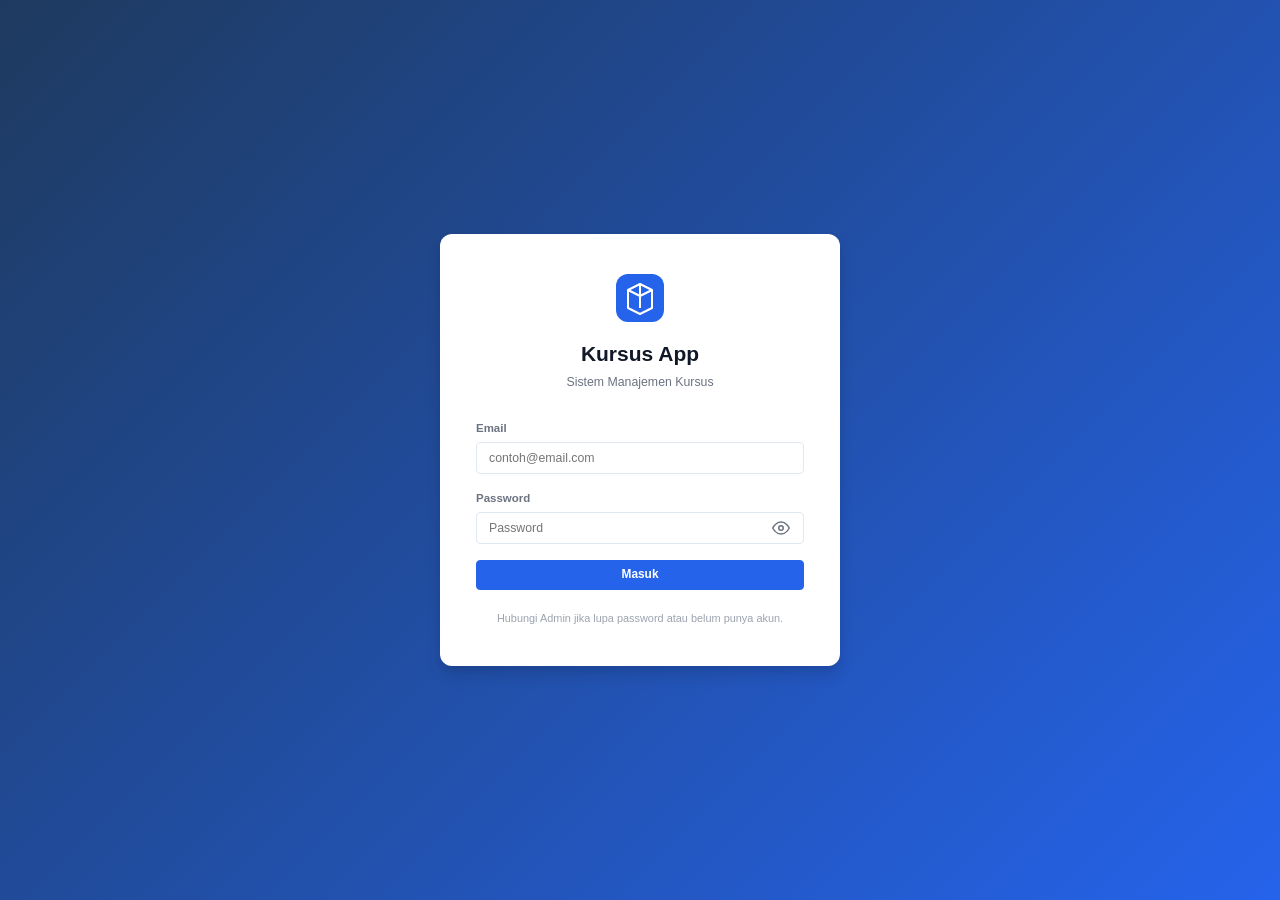
<file: index.html>
<!DOCTYPE html>
<html lang="id">
<head>
  <meta charset="UTF-8">
  <meta name="viewport" content="width=device-width, initial-scale=1.0">
  <title>Kursus App — Login</title>
  <link rel="stylesheet" href="css/main.css">
  <link rel="stylesheet" href="css/components.css">
</head>
<body class="login-page">

  <div class="login-container">
    <div class="login-card">
      <div class="login-logo">
        <svg width="48" height="48" viewBox="0 0 48 48" fill="none" xmlns="http://www.w3.org/2000/svg">
          <rect width="48" height="48" rx="12" fill="#2563eb"/>
          <path d="M12 34V16l12-6 12 6v18l-12 6-12-6z" stroke="white" stroke-width="2" stroke-linejoin="round" fill="none"/>
          <path d="M24 10v24M12 16l12 6 12-6" stroke="white" stroke-width="2" stroke-linejoin="round"/>
        </svg>
      </div>
      <h1 class="login-title">Kursus App</h1>
      <p class="login-subtitle">Sistem Manajemen Kursus</p>

      <form id="login-form" class="login-form">
        <div class="form-group">
          <label for="email">Email</label>
          <input
            type="email"
            id="email"
            name="email"
            placeholder="contoh@email.com"
            autocomplete="email"
            required
          >
        </div>

        <div class="form-group">
          <label for="password">Password</label>
          <div class="input-with-icon">
            <input
              type="password"
              id="password"
              name="password"
              placeholder="Password"
              autocomplete="current-password"
              required
            >
            <button type="button" class="toggle-password" onclick="togglePassword()" title="Tampilkan/sembunyikan password">
              <svg id="eye-icon" width="18" height="18" viewBox="0 0 24 24" fill="none" stroke="currentColor" stroke-width="2">
                <path d="M1 12s4-8 11-8 11 8 11 8-4 8-11 8-11-8-11-8z"/>
                <circle cx="12" cy="12" r="3"/>
              </svg>
            </button>
          </div>
        </div>

        <div id="login-error" class="alert alert-danger hidden"></div>

        <button type="submit" id="login-btn" class="btn btn-primary btn-block">
          Masuk
        </button>
      </form>

      <p class="login-footer">
        Hubungi Admin jika lupa password atau belum punya akun.
      </p>
    </div>
  </div>

  <script src="js/config.js"></script>
  <script src="js/api.js"></script>
  <script src="js/auth.js"></script>
  <script>
    // Redirect if already logged in
    document.addEventListener('DOMContentLoaded', () => {
      if (Auth.isLoggedIn()) {
        const user = Auth.getUser();
        const redirectMap = { admin: 'admin.html', pengajar: 'teacher.html', siswa: 'student.html' };
        window.location.href = redirectMap[user.role] || 'index.html';
      }
    });

    document.getElementById('login-form').addEventListener('submit', async (e) => {
      e.preventDefault();
      const btn = document.getElementById('login-btn');
      const errorEl = document.getElementById('login-error');

      errorEl.classList.add('hidden');
      errorEl.textContent = '';
      UI.setButtonLoading(btn, true);

      const email = document.getElementById('email').value.trim();
      const password = document.getElementById('password').value;

      try {
        const result = await Auth.login(email, password);
        if (result && !result.success) {
          errorEl.textContent = result.error || 'Login gagal';
          errorEl.classList.remove('hidden');
        }
      } catch (err) {
        errorEl.textContent = 'Tidak dapat terhubung ke server. Periksa koneksi internet Anda.';
        errorEl.classList.remove('hidden');
      } finally {
        UI.setButtonLoading(btn, false);
      }
    });

    function togglePassword() {
      const input = document.getElementById('password');
      const icon = document.getElementById('eye-icon');
      if (input.type === 'password') {
        input.type = 'text';
        icon.innerHTML = '<path d="M17.94 17.94A10.07 10.07 0 0 1 12 20c-7 0-11-8-11-8a18.45 18.45 0 0 1 5.06-5.94M9.9 4.24A9.12 9.12 0 0 1 12 4c7 0 11 8 11 8a18.5 18.5 0 0 1-2.16 3.19m-6.72-1.07a3 3 0 1 1-4.24-4.24"/><line x1="1" y1="1" x2="23" y2="23"/>';
      } else {
        input.type = 'password';
        icon.innerHTML = '<path d="M1 12s4-8 11-8 11 8 11 8-4 8-11 8-11-8-11-8z"/><circle cx="12" cy="12" r="3"/>';
      }
    }
  </script>
</body>
</html>
</file>
<file: css/main.css>
/* ============================================================
   main.css — Global styles, layout, CSS variables
   ============================================================ */

/* ── Variables ─────────────────────────────────────────────── */
:root {
  --primary: #2563eb;
  --primary-dark: #1d4ed8;
  --primary-light: #dbeafe;
  --secondary: #64748b;
  --success: #16a34a;
  --success-light: #dcfce7;
  --danger: #dc2626;
  --danger-light: #fee2e2;
  --warning: #d97706;
  --warning-light: #fef3c7;
  --info: #0284c7;
  --info-light: #e0f2fe;

  --text-primary: #111827;
  --text-secondary: #6b7280;
  --text-muted: #9ca3af;

  --bg: #f1f5f9;
  --bg-card: #ffffff;
  --border: #e2e8f0;
  --border-light: #f1f5f9;

  --sidebar-width: 240px;
  --sidebar-bg: #1e293b;
  --sidebar-text: #cbd5e1;
  --sidebar-text-active: #ffffff;
  --sidebar-hover: #334155;
  --sidebar-active: #2563eb;

  --header-height: 60px;
  --radius: 8px;
  --radius-sm: 4px;
  --radius-lg: 12px;
  --shadow: 0 1px 3px rgba(0,0,0,0.1), 0 1px 2px rgba(0,0,0,0.06);
  --shadow-md: 0 4px 6px rgba(0,0,0,0.07), 0 2px 4px rgba(0,0,0,0.06);
  --shadow-lg: 0 10px 15px rgba(0,0,0,0.1), 0 4px 6px rgba(0,0,0,0.05);

  --font: -apple-system, BlinkMacSystemFont, 'Segoe UI', Roboto, sans-serif;
  --font-mono: 'Cascadia Code', 'Fira Code', monospace;
  --transition: 150ms ease;
}

/* ── Reset ──────────────────────────────────────────────────── */
*, *::before, *::after {
  box-sizing: border-box;
  margin: 0;
  padding: 0;
}

html {
  font-size: 14px;
  scroll-behavior: smooth;
}

body {
  font-family: var(--font);
  background: var(--bg);
  color: var(--text-primary);
  line-height: 1.5;
  -webkit-font-smoothing: antialiased;
}

a { color: var(--primary); text-decoration: none; }
a:hover { text-decoration: underline; }

img { max-width: 100%; display: block; }

button { cursor: pointer; font-family: inherit; }
input, select, textarea { font-family: inherit; }

/* ── App Layout (sidebar + main) ────────────────────────────── */
.app-layout {
  display: grid;
  grid-template-columns: var(--sidebar-width) 1fr;
  min-height: 100vh;
}

/* ── Sidebar ─────────────────────────────────────────────────── */
.sidebar {
  background: var(--sidebar-bg);
  color: var(--sidebar-text);
  position: sticky;
  top: 0;
  height: 100vh;
  display: flex;
  flex-direction: column;
  overflow-y: auto;
  overflow-x: hidden;
  z-index: 100;
}

.sidebar-brand {
  display: flex;
  align-items: center;
  gap: 10px;
  padding: 20px 20px 16px;
  border-bottom: 1px solid rgba(255,255,255,0.08);
}

.sidebar-brand-icon {
  width: 32px;
  height: 32px;
  background: var(--primary);
  border-radius: var(--radius-sm);
  display: flex;
  align-items: center;
  justify-content: center;
  flex-shrink: 0;
}

.sidebar-brand-name {
  font-size: 1.05rem;
  font-weight: 700;
  color: white;
  white-space: nowrap;
}

.sidebar-nav {
  flex: 1;
  padding: 12px 10px;
}

.nav-section-label {
  font-size: 0.7rem;
  font-weight: 600;
  text-transform: uppercase;
  letter-spacing: 0.08em;
  color: var(--text-muted);
  padding: 16px 10px 6px;
}

.nav-item {
  display: flex;
  align-items: center;
  gap: 10px;
  padding: 9px 12px;
  border-radius: var(--radius-sm);
  color: var(--sidebar-text);
  text-decoration: none;
  font-size: 0.9rem;
  font-weight: 500;
  transition: background var(--transition), color var(--transition);
  cursor: pointer;
  border: none;
  background: none;
  width: 100%;
  text-align: left;
  white-space: nowrap;
}

.nav-item:hover {
  background: var(--sidebar-hover);
  color: white;
  text-decoration: none;
}

.nav-item.active {
  background: var(--primary);
  color: white;
}

.nav-item svg {
  flex-shrink: 0;
  opacity: 0.8;
}

.nav-item.active svg,
.nav-item:hover svg {
  opacity: 1;
}

.sidebar-footer {
  padding: 16px 20px;
  border-top: 1px solid rgba(255,255,255,0.08);
}

.sidebar-user {
  display: flex;
  align-items: center;
  gap: 10px;
  margin-bottom: 10px;
}

.sidebar-avatar {
  width: 34px;
  height: 34px;
  border-radius: 50%;
  background: var(--primary);
  display: flex;
  align-items: center;
  justify-content: center;
  font-weight: 700;
  font-size: 0.85rem;
  color: white;
  flex-shrink: 0;
}

.sidebar-user-info {
  flex: 1;
  min-width: 0;
}

.sidebar-user-name {
  font-size: 0.85rem;
  font-weight: 600;
  color: white;
  white-space: nowrap;
  overflow: hidden;
  text-overflow: ellipsis;
}

.sidebar-user-role {
  font-size: 0.72rem;
  color: var(--text-muted);
}

.btn-logout {
  display: flex;
  align-items: center;
  gap: 8px;
  width: 100%;
  padding: 8px 12px;
  border-radius: var(--radius-sm);
  background: rgba(255,255,255,0.06);
  border: 1px solid rgba(255,255,255,0.1);
  color: var(--sidebar-text);
  font-size: 0.85rem;
  transition: background var(--transition);
}

.btn-logout:hover {
  background: rgba(220,38,38,0.2);
  color: #fca5a5;
  border-color: rgba(220,38,38,0.3);
}

/* ── Main Content ────────────────────────────────────────────── */
.main-content {
  min-height: 100vh;
  background: var(--bg);
  overflow-x: hidden;
}

/* ── Page Header ─────────────────────────────────────────────── */
.page-header {
  background: var(--bg-card);
  border-bottom: 1px solid var(--border);
  padding: 20px 28px;
  display: flex;
  align-items: center;
  justify-content: space-between;
  gap: 16px;
}

.page-title {
  font-size: 1.25rem;
  font-weight: 700;
  color: var(--text-primary);
}

.page-subtitle {
  font-size: 0.85rem;
  color: var(--text-secondary);
  margin-top: 2px;
}

/* ── Content Sections ────────────────────────────────────────── */
.content-section {
  display: none;
  padding: 24px 28px;
}

.content-section.active {
  display: block;
}

/* ── Section Header ──────────────────────────────────────────── */
.section-header {
  display: flex;
  align-items: center;
  justify-content: space-between;
  margin-bottom: 20px;
  gap: 12px;
}

.section-title {
  font-size: 1.1rem;
  font-weight: 700;
  color: var(--text-primary);
}

/* ── Cards ───────────────────────────────────────────────────── */
.card {
  background: var(--bg-card);
  border: 1px solid var(--border);
  border-radius: var(--radius);
  box-shadow: var(--shadow);
}

.card-body {
  padding: 20px;
}

.card-header {
  padding: 16px 20px;
  border-bottom: 1px solid var(--border);
  display: flex;
  align-items: center;
  justify-content: space-between;
}

.card-title {
  font-size: 0.95rem;
  font-weight: 700;
  color: var(--text-primary);
}

/* ── Stats Cards ─────────────────────────────────────────────── */
.stats-grid {
  display: grid;
  grid-template-columns: repeat(auto-fill, minmax(180px, 1fr));
  gap: 16px;
  margin-bottom: 24px;
}

.stat-card {
  background: var(--bg-card);
  border: 1px solid var(--border);
  border-radius: var(--radius);
  padding: 18px 20px;
  box-shadow: var(--shadow);
}

.stat-label {
  font-size: 0.78rem;
  font-weight: 600;
  text-transform: uppercase;
  letter-spacing: 0.06em;
  color: var(--text-secondary);
  margin-bottom: 6px;
}

.stat-value {
  font-size: 1.8rem;
  font-weight: 800;
  color: var(--text-primary);
  line-height: 1;
}

.stat-card.primary .stat-value { color: var(--primary); }
.stat-card.success .stat-value { color: var(--success); }
.stat-card.danger .stat-value { color: var(--danger); }
.stat-card.warning .stat-value { color: var(--warning); }

/* ── Today Schedule Card ─────────────────────────────────────── */
.schedule-list {
  display: flex;
  flex-direction: column;
  gap: 8px;
}

.schedule-item {
  display: flex;
  align-items: center;
  gap: 14px;
  padding: 12px 16px;
  background: var(--bg);
  border-radius: var(--radius-sm);
  border-left: 3px solid var(--primary);
}

.schedule-time {
  font-size: 0.85rem;
  font-weight: 600;
  color: var(--primary);
  white-space: nowrap;
  min-width: 90px;
}

.schedule-class {
  font-weight: 600;
  color: var(--text-primary);
}

.schedule-day {
  font-size: 0.8rem;
  color: var(--text-secondary);
}

/* ── Login Page ──────────────────────────────────────────────── */
.login-page {
  background: linear-gradient(135deg, #1e3a5f 0%, #2563eb 100%);
  min-height: 100vh;
  display: flex;
  align-items: center;
  justify-content: center;
  padding: 24px;
}

.login-container {
  width: 100%;
  max-width: 400px;
}

.login-card {
  background: white;
  border-radius: var(--radius-lg);
  padding: 40px 36px;
  box-shadow: var(--shadow-lg);
}

.login-logo {
  display: flex;
  justify-content: center;
  margin-bottom: 16px;
}

.login-title {
  font-size: 1.5rem;
  font-weight: 800;
  text-align: center;
  color: var(--text-primary);
  margin-bottom: 4px;
}

.login-subtitle {
  font-size: 0.88rem;
  text-align: center;
  color: var(--text-secondary);
  margin-bottom: 28px;
}

.login-form {
  display: flex;
  flex-direction: column;
  gap: 16px;
}

.login-footer {
  font-size: 0.78rem;
  color: var(--text-muted);
  text-align: center;
  margin-top: 20px;
}

/* ── Toast Notifications ─────────────────────────────────────── */
#toast {
  position: fixed;
  bottom: 24px;
  right: 24px;
  padding: 12px 18px;
  border-radius: var(--radius);
  font-size: 0.88rem;
  font-weight: 500;
  box-shadow: var(--shadow-lg);
  z-index: 9999;
  max-width: 360px;
  opacity: 0;
  transform: translateY(8px);
  transition: opacity 0.2s, transform 0.2s;
}

#toast.show {
  opacity: 1;
  transform: translateY(0);
}

.toast-success { background: var(--success); color: white; }
.toast-error { background: var(--danger); color: white; }
.toast-info { background: var(--primary); color: white; }

/* ── Loading Spinner ─────────────────────────────────────────── */
.loading-spinner {
  display: flex;
  align-items: center;
  justify-content: center;
  padding: 48px;
}

.loading-spinner::after {
  content: '';
  width: 32px;
  height: 32px;
  border: 3px solid var(--border);
  border-top-color: var(--primary);
  border-radius: 50%;
  animation: spin 0.7s linear infinite;
}

@keyframes spin {
  to { transform: rotate(360deg); }
}

/* ── Empty State ─────────────────────────────────────────────── */
.empty-state {
  text-align: center;
  padding: 48px 24px;
  color: var(--text-muted);
  font-size: 0.9rem;
}

/* ── Grid Layouts ────────────────────────────────────────────── */
.grid-2 { display: grid; grid-template-columns: 1fr 1fr; gap: 20px; }
.grid-3 { display: grid; grid-template-columns: 1fr 1fr 1fr; gap: 20px; }

/* ── Print Styles ────────────────────────────────────────────── */
@media print {
  .sidebar,
  .btn,
  button,
  .section-header .btn,
  .no-print {
    display: none !important;
  }

  .app-layout {
    grid-template-columns: 1fr;
  }

  .main-content {
    padding: 0;
  }

  .content-section {
    display: block !important;
    padding: 0;
  }

  .card {
    box-shadow: none;
    border: 1px solid #ccc;
  }

  body {
    background: white;
    font-size: 12px;
  }

  .print-header {
    display: block !important;
    margin-bottom: 16px;
  }
}

.print-header {
  display: none;
}

/* ── Responsive ──────────────────────────────────────────────── */
@media (max-width: 768px) {
  :root {
    --sidebar-width: 0px;
  }

  .app-layout {
    grid-template-columns: 1fr;
  }

  .sidebar {
    position: fixed;
    left: -240px;
    width: 240px;
    transition: left 0.2s ease;
  }

  .sidebar.open {
    left: 0;
  }

  .mobile-menu-btn {
    display: flex;
  }

  .content-section {
    padding: 16px;
  }

  .stats-grid {
    grid-template-columns: 1fr 1fr;
  }

  .grid-2, .grid-3 {
    grid-template-columns: 1fr;
  }
}

.mobile-menu-btn {
  display: none;
  align-items: center;
  justify-content: center;
  width: 36px;
  height: 36px;
  border: 1px solid var(--border);
  border-radius: var(--radius-sm);
  background: white;
  cursor: pointer;
}

/* ── Utility ─────────────────────────────────────────────────── */
.hidden { display: none !important; }
.text-right { text-align: right; }
.text-center { text-align: center; }
.text-muted { color: var(--text-secondary); }
.text-sm { font-size: 0.8rem; }
.font-bold { font-weight: 700; }
.mt-4 { margin-top: 16px; }
.mt-6 { margin-top: 24px; }
.mb-4 { margin-bottom: 16px; }
.gap-2 { gap: 8px; }
.flex { display: flex; }
.flex-col { flex-direction: column; }
.items-center { align-items: center; }
.justify-between { justify-content: space-between; }
.w-full { width: 100%; }
</file>
<file: css/components.css>
/* ============================================================
   components.css — Reusable UI components
   ============================================================ */

/* ── Buttons ─────────────────────────────────────────────────── */
.btn {
  display: inline-flex;
  align-items: center;
  justify-content: center;
  gap: 6px;
  padding: 8px 16px;
  font-size: 0.85rem;
  font-weight: 600;
  border-radius: var(--radius-sm);
  border: 1px solid transparent;
  cursor: pointer;
  transition: background var(--transition), border-color var(--transition), opacity var(--transition);
  white-space: nowrap;
  text-decoration: none;
  line-height: 1;
}

.btn:disabled {
  opacity: 0.6;
  cursor: not-allowed;
}

.btn-primary {
  background: var(--primary);
  color: white;
  border-color: var(--primary);
}
.btn-primary:hover:not(:disabled) { background: var(--primary-dark); border-color: var(--primary-dark); }

.btn-secondary {
  background: white;
  color: var(--text-primary);
  border-color: var(--border);
}
.btn-secondary:hover:not(:disabled) { background: var(--bg); }

.btn-success {
  background: var(--success);
  color: white;
  border-color: var(--success);
}
.btn-success:hover:not(:disabled) { background: #15803d; }

.btn-danger {
  background: var(--danger);
  color: white;
  border-color: var(--danger);
}
.btn-danger:hover:not(:disabled) { background: #b91c1c; }

.btn-warning {
  background: var(--warning);
  color: white;
  border-color: var(--warning);
}
.btn-warning:hover:not(:disabled) { background: #b45309; }

.btn-ghost {
  background: transparent;
  color: var(--text-secondary);
  border-color: transparent;
}
.btn-ghost:hover:not(:disabled) { background: var(--bg); color: var(--text-primary); }

.btn-sm {
  padding: 5px 10px;
  font-size: 0.78rem;
}

.btn-lg {
  padding: 11px 22px;
  font-size: 0.95rem;
}

.btn-block {
  width: 100%;
}

.btn-icon {
  padding: 7px;
  width: 32px;
  height: 32px;
}

/* ── Action buttons group ────────────────────────────────────── */
.btn-group {
  display: flex;
  gap: 6px;
  align-items: center;
}

/* ── Forms ───────────────────────────────────────────────────── */
.form-group {
  display: flex;
  flex-direction: column;
  gap: 5px;
}

.form-group label {
  font-size: 0.82rem;
  font-weight: 600;
  color: var(--text-secondary);
}

.form-row {
  display: grid;
  grid-template-columns: 1fr 1fr;
  gap: 14px;
}

.form-row-3 {
  display: grid;
  grid-template-columns: 1fr 1fr 1fr;
  gap: 14px;
}

input[type="text"],
input[type="email"],
input[type="password"],
input[type="date"],
input[type="time"],
input[type="number"],
select,
textarea {
  width: 100%;
  padding: 8px 12px;
  font-size: 0.88rem;
  border: 1px solid var(--border);
  border-radius: var(--radius-sm);
  background: white;
  color: var(--text-primary);
  transition: border-color var(--transition), box-shadow var(--transition);
  outline: none;
}

input:focus,
select:focus,
textarea:focus {
  border-color: var(--primary);
  box-shadow: 0 0 0 3px rgba(37,99,235,0.1);
}

select {
  cursor: pointer;
}

textarea {
  resize: vertical;
  min-height: 80px;
}

.input-with-icon {
  position: relative;
}

.input-with-icon input {
  padding-right: 40px;
}

.toggle-password {
  position: absolute;
  right: 10px;
  top: 50%;
  transform: translateY(-50%);
  background: none;
  border: none;
  padding: 4px;
  color: var(--text-secondary);
  cursor: pointer;
  display: flex;
  align-items: center;
  border-radius: var(--radius-sm);
}

.toggle-password:hover { color: var(--text-primary); }

.form-hint {
  font-size: 0.75rem;
  color: var(--text-muted);
}

.form-error {
  font-size: 0.78rem;
  color: var(--danger);
}

/* ── Alerts ──────────────────────────────────────────────────── */
.alert {
  padding: 10px 14px;
  border-radius: var(--radius-sm);
  font-size: 0.85rem;
  font-weight: 500;
  border: 1px solid transparent;
}

.alert-danger {
  background: var(--danger-light);
  color: var(--danger);
  border-color: rgba(220,38,38,0.2);
}

.alert-success {
  background: var(--success-light);
  color: var(--success);
  border-color: rgba(22,163,74,0.2);
}

.alert-warning {
  background: var(--warning-light);
  color: var(--warning);
  border-color: rgba(217,119,6,0.2);
}

.alert-info {
  background: var(--info-light);
  color: var(--info);
  border-color: rgba(2,132,199,0.2);
}

/* ── Badges ──────────────────────────────────────────────────── */
.badge {
  display: inline-flex;
  align-items: center;
  padding: 2px 8px;
  font-size: 0.72rem;
  font-weight: 700;
  border-radius: 100px;
  white-space: nowrap;
}

.badge-success { background: var(--success-light); color: var(--success); }
.badge-danger { background: var(--danger-light); color: var(--danger); }
.badge-warning { background: var(--warning-light); color: var(--warning); }
.badge-info { background: var(--info-light); color: var(--info); }
.badge-primary { background: var(--primary-light); color: var(--primary); }
.badge-secondary { background: var(--bg); color: var(--text-secondary); border: 1px solid var(--border); }

/* ── Tables ──────────────────────────────────────────────────── */
.table-container {
  background: var(--bg-card);
  border: 1px solid var(--border);
  border-radius: var(--radius);
  overflow: hidden;
  box-shadow: var(--shadow);
}

.table-toolbar {
  display: flex;
  align-items: center;
  justify-content: space-between;
  padding: 14px 16px;
  border-bottom: 1px solid var(--border);
  gap: 12px;
  flex-wrap: wrap;
}

.table-search {
  flex: 1;
  max-width: 300px;
}

.table-search input {
  width: 100%;
}

table {
  width: 100%;
  border-collapse: collapse;
  font-size: 0.85rem;
}

thead {
  background: var(--bg);
}

th {
  padding: 10px 14px;
  text-align: left;
  font-size: 0.78rem;
  font-weight: 700;
  text-transform: uppercase;
  letter-spacing: 0.05em;
  color: var(--text-secondary);
  border-bottom: 1px solid var(--border);
  white-space: nowrap;
}

td {
  padding: 11px 14px;
  border-bottom: 1px solid var(--border-light);
  color: var(--text-primary);
  vertical-align: middle;
}

tr:last-child td {
  border-bottom: none;
}

tbody tr:hover {
  background: var(--bg);
}

.td-actions {
  white-space: nowrap;
  text-align: right;
}

/* ── Modal ───────────────────────────────────────────────────── */
.modal-overlay {
  position: fixed;
  inset: 0;
  background: rgba(0,0,0,0.4);
  z-index: 1000;
  display: flex;
  align-items: center;
  justify-content: center;
  padding: 20px;
  backdrop-filter: blur(2px);
}

.modal-overlay.hidden {
  display: none;
}

.modal-container {
  background: white;
  border-radius: var(--radius-lg);
  box-shadow: var(--shadow-lg);
  width: 100%;
  max-width: 520px;
  max-height: 90vh;
  overflow-y: auto;
}

.modal-lg .modal-container {
  max-width: 720px;
}

.modal-xl .modal-container {
  max-width: 900px;
}

.modal-header {
  display: flex;
  align-items: center;
  justify-content: space-between;
  padding: 18px 22px;
  border-bottom: 1px solid var(--border);
}

.modal-title {
  font-size: 1rem;
  font-weight: 700;
  color: var(--text-primary);
}

.modal-close {
  width: 28px;
  height: 28px;
  display: flex;
  align-items: center;
  justify-content: center;
  border-radius: var(--radius-sm);
  background: none;
  border: none;
  color: var(--text-secondary);
  cursor: pointer;
  font-size: 1.2rem;
  line-height: 1;
}

.modal-close:hover { background: var(--bg); color: var(--text-primary); }

.modal-body {
  padding: 22px;
  display: flex;
  flex-direction: column;
  gap: 16px;
}

.modal-footer {
  display: flex;
  align-items: center;
  justify-content: flex-end;
  gap: 10px;
  padding: 14px 22px;
  border-top: 1px solid var(--border);
}

/* ── Tabs ─────────────────────────────────────────────────────── */
.tabs {
  display: flex;
  gap: 0;
  border-bottom: 1px solid var(--border);
  margin-bottom: 20px;
}

.tab-btn {
  padding: 9px 16px;
  font-size: 0.85rem;
  font-weight: 600;
  color: var(--text-secondary);
  background: none;
  border: none;
  border-bottom: 2px solid transparent;
  cursor: pointer;
  transition: color var(--transition), border-color var(--transition);
  margin-bottom: -1px;
}

.tab-btn:hover { color: var(--text-primary); }
.tab-btn.active {
  color: var(--primary);
  border-bottom-color: var(--primary);
}

.tab-panel { display: none; }
.tab-panel.active { display: block; }

/* ── Filter Bar ──────────────────────────────────────────────── */
.filter-bar {
  display: flex;
  gap: 12px;
  align-items: flex-end;
  flex-wrap: wrap;
  padding: 16px 20px;
  background: var(--bg);
  border-radius: var(--radius);
  border: 1px solid var(--border);
  margin-bottom: 16px;
}

.filter-bar .form-group {
  min-width: 160px;
}

.filter-bar label {
  font-size: 0.75rem;
}

/* ── Attendance Table ────────────────────────────────────────── */
.attendance-form table td select {
  width: 100%;
  min-width: 100px;
}

.status-select {
  padding: 5px 8px;
  font-size: 0.82rem;
}

/* ── Detail Panel ────────────────────────────────────────────── */
.detail-grid {
  display: grid;
  grid-template-columns: repeat(auto-fill, minmax(200px, 1fr));
  gap: 12px;
  margin-bottom: 20px;
}

.detail-item label {
  font-size: 0.72rem;
  font-weight: 700;
  text-transform: uppercase;
  letter-spacing: 0.05em;
  color: var(--text-muted);
  display: block;
  margin-bottom: 2px;
}

.detail-item span {
  font-size: 0.9rem;
  color: var(--text-primary);
  font-weight: 500;
}

/* ── List Items ──────────────────────────────────────────────── */
.list-item {
  display: flex;
  align-items: center;
  justify-content: space-between;
  padding: 10px 14px;
  border-bottom: 1px solid var(--border-light);
}

.list-item:last-child { border-bottom: none; }
.list-item:hover { background: var(--bg); }

/* ── Progress bar ────────────────────────────────────────────── */
.progress-bar {
  height: 6px;
  background: var(--border);
  border-radius: 100px;
  overflow: hidden;
}

.progress-fill {
  height: 100%;
  background: var(--primary);
  border-radius: 100px;
  transition: width 0.3s ease;
}

.progress-fill.success { background: var(--success); }
.progress-fill.danger { background: var(--danger); }
.progress-fill.warning { background: var(--warning); }

/* ── Divider ─────────────────────────────────────────────────── */
.divider {
  height: 1px;
  background: var(--border);
  margin: 16px 0;
}

/* ── Confirm dialog ──────────────────────────────────────────── */
.confirm-body {
  text-align: center;
  padding: 24px 22px;
}

.confirm-icon {
  font-size: 2.5rem;
  margin-bottom: 12px;
}

.confirm-message {
  font-size: 0.95rem;
  color: var(--text-primary);
  font-weight: 600;
  margin-bottom: 8px;
}

.confirm-submessage {
  font-size: 0.82rem;
  color: var(--text-secondary);
}
</file>
